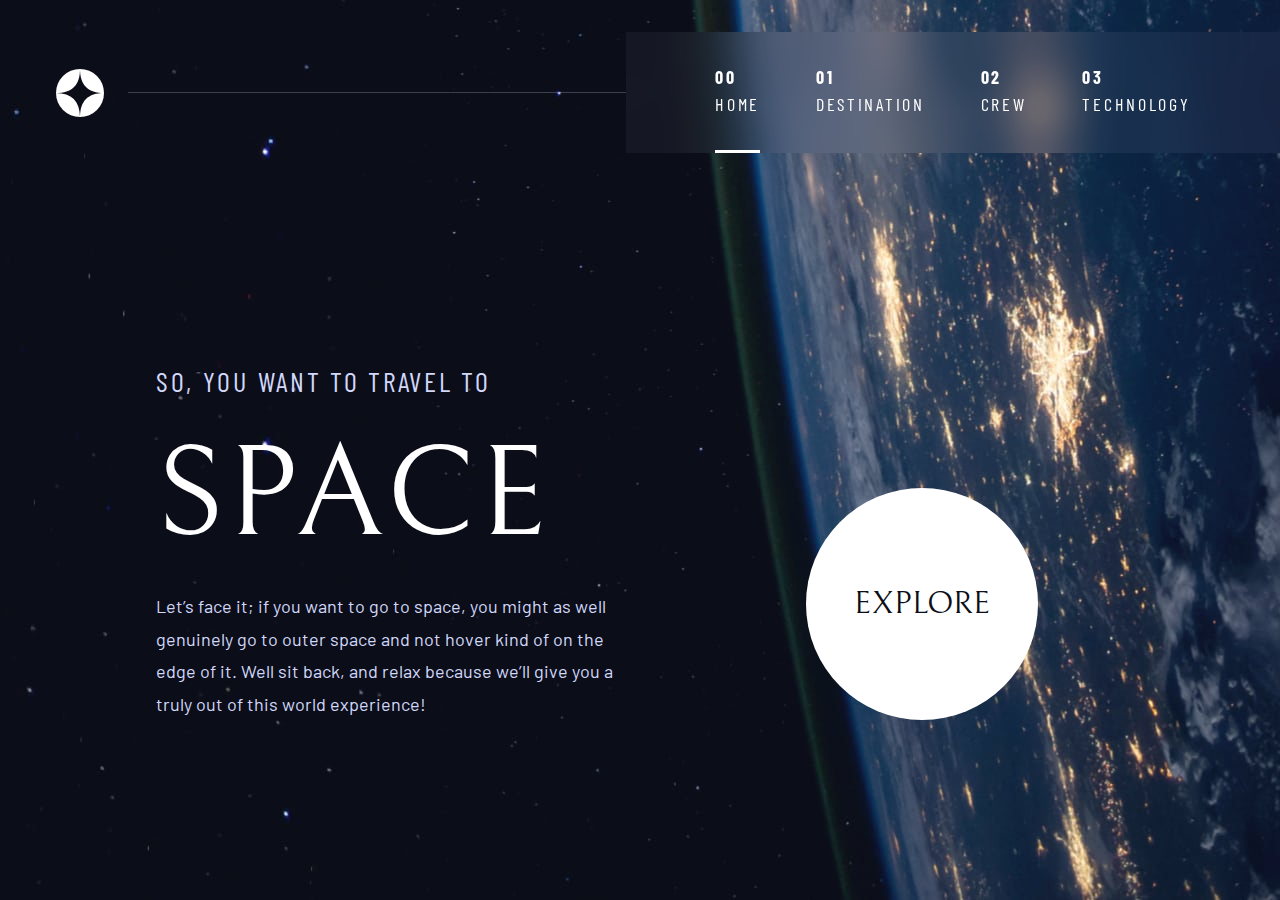
<file: index.html>
<!DOCTYPE html>
<html lang="en">
<head>
  <meta charset="UTF-8">
  <meta name="viewport" content="width=device-width, initial-scale=1.0">

  <link rel="icon" type="image/png" sizes="32x32" href="./assets/favicon-32x32.png">
  <link rel="preconnect" href="https://fonts.googleapis.com">
  <link rel="preconnect" href="https://fonts.gstatic.com" crossorigin>
  <link href="https://fonts.googleapis.com/css2?family=Barlow+Condensed:wght@400;700&family=Bellefair&family=Barlow:wght@400;700&display=swap"
      rel="stylesheet">
  <link rel="stylesheet" href="index.css">

  <title>Space tourism website</title>

  <script src="navigation.js" defer></script>
</head>
<body class="home">   
  <a class="skip-to-content" href="#maincontent">Skip to main content (Press Enter)</a>
  <header class="primary-header flex">
      <div>
        <a href="index.html"><img src="./assets/shared/logo.svg" alt="Homepage" class="logo"></a>
      </div>
      <button class="mobile-nav-toggle" 
              aria-controls="primary-navigation" 
              aria-expanded="false">
        <span class="sr-only">Menu</span>
      </button>
      <nav>
        <ul id="primary-navigation" 
            class="primary-navigation underline-indicators flex"
            data-visible="false">
            <li class="active">
              <a class="ff-sans-cond uppercase text-white letter-spacing-2" href="index.html">
                <span aria-hidden="true" class="numbers">00</span>
                Home</a>
            </li>  
            <li>
              <a class="ff-sans-cond uppercase text-white letter-spacing-2" href="destination.html">
                <span aria-hidden="true" class="numbers">01</span>
                Destination</a>
            </li>  
            <li>
              <a class="ff-sans-cond uppercase text-white letter-spacing-2" href="crew.html">
                <span aria-hidden="true" class="numbers">02</span>
                Crew</a>
            </li>  
            <li>
              <a class="ff-sans-cond uppercase text-white letter-spacing-2" href="technology.html">
                <span aria-hidden="true" class="numbers">03</span>
                Technology</a>
            </li>
        </ul>
    </nav>
  </header>

  <main id="maincontent" 
        class="grid-container grid-container-home"
        tabindex="-1">
    <div>
      <h1 class="text-accent fs-500 ff-sans-cond uppercase letter-spacing-2">
        So, you want to travel to
        <span class="d-block fs-900 ff-serif text-white" id="space">Space</span>
      </h1>
      <p class="main-text-content">
        Let’s face it; if you want to go to space, you might as well genuinely go to
        outer space and not hover kind of on the edge of it. Well sit back, and relax
        because we’ll give you a truly out of this world experience!
      </p>
    </div>
    <div>
      <a href="destination.html" class="large-button uppercase ff-serif text-dark bg-white">Explore</a>
    </div>
  </main>

</body>
</html>
</file>
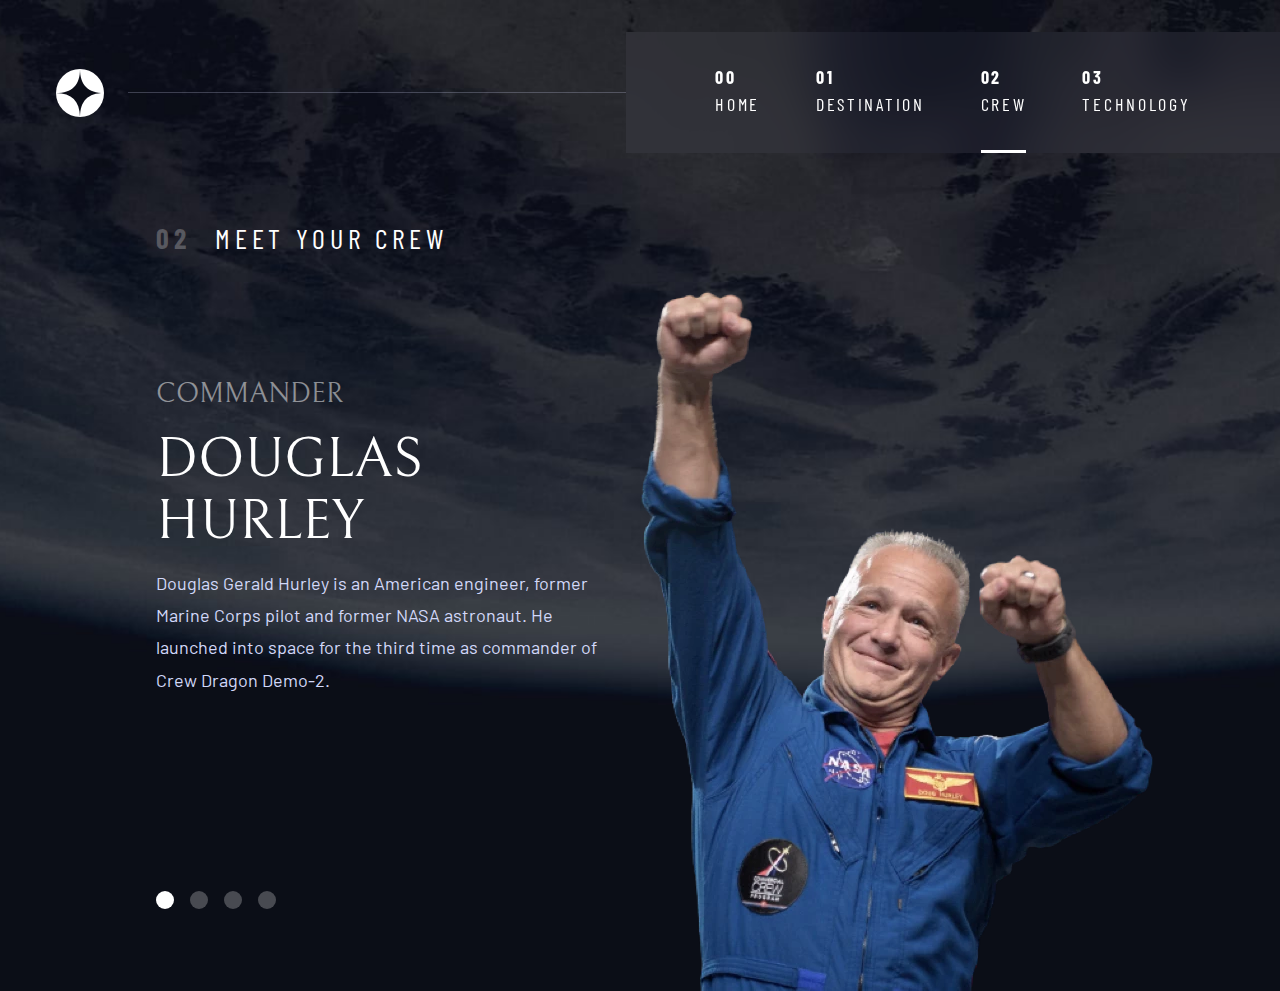
<file: crew.html>
<!DOCTYPE html>
<html lang="en">
<head>
  <meta charset="UTF-8">
  <meta name="viewport" content="width=device-width, initial-scale=1.0">

  <link rel="icon" type="image/png" sizes="32x32" href="./assets/favicon-32x32.png">
  <link rel="preconnect" href="https://fonts.googleapis.com">
  <link rel="preconnect" href="https://fonts.gstatic.com" crossorigin>
  <link href="https://fonts.googleapis.com/css2?family=Barlow+Condensed:wght@400;700&family=Bellefair&family=Barlow:wght@400;700&display=swap"
      rel="stylesheet">
  <link rel="stylesheet" href="index.css">

  <title>Space tourism website</title>

  <script src="navigation.js" defer></script>
  <script src="tabs.js" defer></script>
</head>

<body class="crew">   
  <a class="skip-to-content" href="#maincontent">Skip to main content (Press Enter)</a>
  <header class="primary-header flex">
      <div>
        <a href="index.html"><img src="./assets/shared/logo.svg" alt="Homepage" class="logo"></a>
      </div>
      <button class="mobile-nav-toggle" 
              aria-controls="primary-navigation"
              aria-expanded="false">
        <span class="sr-only">Menu</span>
      </button>
      <nav>
        <ul id="primary-navigation" 
            class="primary-navigation underline-indicators flex"
            data-visible="false">
            <li>
              <a class="ff-sans-cond uppercase text-white letter-spacing-2" href="index.html">
                <span aria-hidden="true" class="numbers">00</span>
                Home</a>
            </li>  
            <li>
              <a class="ff-sans-cond uppercase text-white letter-spacing-2" href="destination.html">
                <span aria-hidden="true" class="numbers">01</span>
                Destination</a>
            </li>  
            <li class="active">
              <a class="ff-sans-cond uppercase text-white letter-spacing-2" href="crew.html">
                <span aria-hidden="true" class="numbers">02</span>
                Crew</a>
            </li>  
            <li>
              <a class="ff-sans-cond uppercase text-white letter-spacing-2" href="technology.html">
                <span aria-hidden="true" class="numbers">03</span>
                Technology</a>
            </li>
        </ul>
    </nav>
  </header>

  <main id="maincontent"  
        class="grid-container grid-container-crew flow"
        tabindex="-1">
    <h1 class="numbered-title"><span aria-hidden="true">02</span> Meet your crew</h1>

    <div class="dot-indicators flex" role="tablist" aria-label="Crew member list">
      <button aria-selected="true" aria-controls="commander-tab" 
      role="tab" data-image="commander-image" tabindex="0">
        <span class="sr-only">The commander</span>
      </button>
      <button aria-selected="false" aria-controls="specialist-tab" 
      role="tab" data-image="specialist-image" tabindex="-1">
        <span class="sr-only">The mission specialist</span>
      </button>
      <button aria-selected="false" aria-controls="pilot-tab" 
      role="tab" data-image="pilot-image" tabindex="-1">
        <span class="sr-only">The pilot</span>
      </button>
      <button aria-selected="false" aria-controls="engineer-tab" 
      role="tab" data-image="engineer-image" tabindex="-1">
        <span class="sr-only">The crew engineer</span>
      </button>
    </div>

    <!-- Commander -->
    <article class="crew-details flow" 
             id="commander-tab" 
             role="tabpanel"
             tabindex="0">
      <header class="flow flow-space-small">
        <h2 class="fs-500 ff-serif uppercase">Commander</h2>
        <p class="fs-600 ff-serif uppercase">Douglas Hurley</p>
      </header>
      <p class="main-text-content">
        Douglas Gerald Hurley is an American engineer, former Marine Corps pilot
        and former NASA astronaut. He launched into space for the third time as
        commander of Crew Dragon Demo-2.
      </p>
    </article>

    <!-- Mission Specialist -->
    <article hidden class="crew-details flow" 
                    id="specialist-tab"
                    role="tabpanel"
                    tabindex="-1">
      <header class="flow flow-space-small">
        <h2 class="fs-500 ff-serif uppercase">Mission Specialist</h2>
        <p class="fs-600 ff-serif uppercase">Mark Shuttleworth</p>
      </header>
      <p class="main-text-content">
        Mark Richard Shuttleworth is the founder and CEO of Canonical, the company behind 
        the Linux-based Ubuntu operating system. Shuttleworth became the first South 
        African to travel to space as a space tourist.
      </p>
    </article>

    <!-- Pilot -->
    <article hidden class="crew-details flow" 
                    id="pilot-tab"
                    role="tabpanel"
                    tabindex="-1">
      <header class="flow flow-space-small">
        <h2 class="fs-500 ff-serif uppercase">Pilot</h2>
        <p class="fs-600 ff-serif uppercase">Victor Glover</p>
      </header>
      <p class="main-text-content">
        Pilot on the first operational flight of the SpaceX Crew Dragon to the 
        International Space Station. Glover is a commander in the U.S. Navy where 
        he pilots an F/A-18.He was a crew member of Expedition 64, and served as a 
        station systems flight engineer. 
      </p>
    </article>

    <!-- Flight Engineer -->
    <article hidden class="crew-details flow" 
                    id="engineer-tab"
                    role="tabpanel"
                    tabindex="-1">
      <header class="flow flow-space-small">
        <h2 class="fs-500 ff-serif uppercase">Flight Engineer</h2>
        <p class="fs-600 ff-serif uppercase">Anousheh Ansari</p>
      </header>
      <p class="main-text-content">
        Anousheh Ansari is an Iranian American engineer and co-founder of Prodea Systems. 
        Ansari was the fourth self-funded space tourist, the first self-funded woman to 
        fly to the ISS, and the first Iranian in space. 
      </p>
    </article>

    <picture id="commander-image">
      <source srcset="./assets/crew/image-douglas-hurley.webp" type="image/webp">
      <img src="./assets/crew/image-douglas-hurley.png" alt="Douglas Hurley">
    </picture>
    <picture hidden id="specialist-image">
      <source srcset="./assets/crew/image-mark-shuttleworth.webp" type="image/webp">
      <img src="./assets/crew/image-mark-shuttleworth.png" alt="Mark Shuttleworth">
    </picture>
    <picture hidden id="pilot-image">
      <source srcset="./assets/crew/image-victor-glover.webp" type="image/webp">
      <img src="./assets/crew/image-victor-glover.png" alt="Victor Glover">
    </picture>
    <picture hidden id="engineer-image">
      <source srcset="./assets/crew/image-anousheh-ansari.webp" type="image/webp">
      <img src="./assets/crew/image-anousheh-ansari.png" alt="Anousheh Ansari">
    </picture>
  </main>
</body>
</html>
</file>
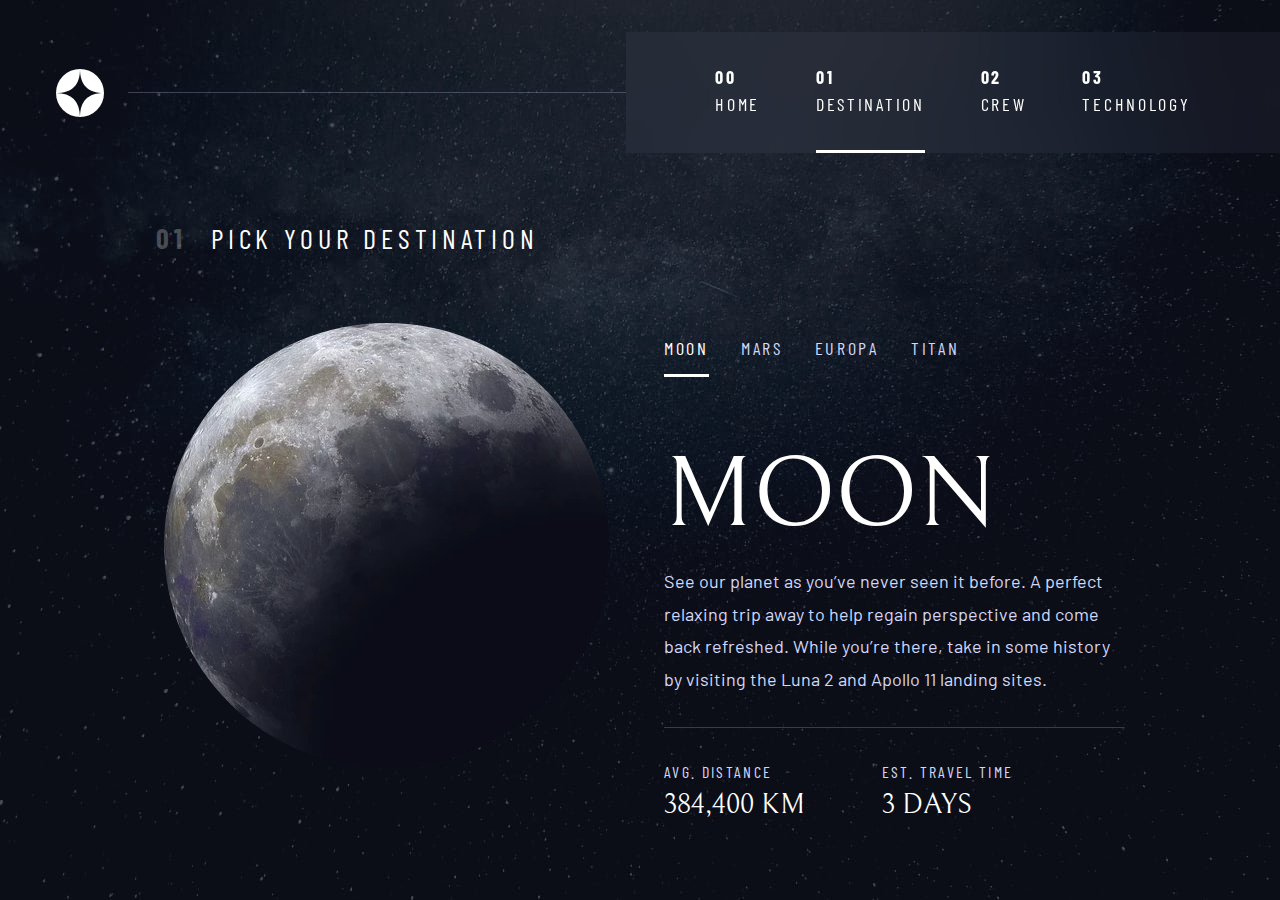
<file: destination.html>
<!DOCTYPE html>
<html lang="en">
<head>
  <meta charset="UTF-8">
  <meta name="viewport" content="width=device-width, initial-scale=1.0">

  <link rel="icon" type="image/png" sizes="32x32" href="./assets/favicon-32x32.png">
  <link rel="preconnect" href="https://fonts.googleapis.com">
  <link rel="preconnect" href="https://fonts.gstatic.com" crossorigin>
  <link href="https://fonts.googleapis.com/css2?family=Barlow+Condensed:wght@400;700&family=Bellefair&family=Barlow:wght@400;700&display=swap"
      rel="stylesheet">
  <link rel="stylesheet" href="index.css">

  <title>Space tourism website</title>

  <script src="navigation.js" defer></script>
  <script src="tabs.js" defer></script>
</head>

<body class="destination">   
  <a class="skip-to-content" href="#maincontent">Skip to main content (Press Enter)</a>
  <header class="primary-header flex">
      <div>
        <a href="index.html"><img src="./assets/shared/logo.svg" alt="Homepage" class="logo"></a>
      </div>
      <button class="mobile-nav-toggle" 
              aria-controls="primary-navigation"
              aria-expanded="false">
        <span class="sr-only">Menu</span>
      </button>
      <nav>
        <ul id="primary-navigation" 
            class="primary-navigation underline-indicators flex"
            data-visible="false">
            <li>
              <a class="ff-sans-cond uppercase text-white letter-spacing-2" href="index.html">
                <span aria-hidden="true" class="numbers">00</span>
                Home</a>
            </li>  
            <li class="active">
              <a class="ff-sans-cond uppercase text-white letter-spacing-2" href="destination.html">
                <span aria-hidden="true" class="numbers">01</span>
                Destination</a>
            </li>  
            <li>
              <a class="ff-sans-cond uppercase text-white letter-spacing-2" href="crew.html">
                <span aria-hidden="true" class="numbers">02</span>
                Crew</a>
            </li>  
            <li>
              <a class="ff-sans-cond uppercase text-white letter-spacing-2" href="technology.html">
                <span aria-hidden="true" class="numbers">03</span>
                Technology</a>
            </li>
        </ul>
    </nav>
  </header>

  <main id="maincontent"  
        class="grid-container grid-container-destination flow"
        tabindex="-1">
    <h1 class="numbered-title"><span aria-hidden="true">01</span> Pick your destination</h1>

    <picture id="moon-image">
      <source srcset="./assets/destination/image-moon.webp" type="image/webp">
      <img src="./assets/destination/image-moon.png" alt="the planet moon">
    </picture>
    <picture hidden id="mars-image">
      <source srcset="./assets/destination/image-mars.webp" type="image/webp">
      <img src="./assets/destination/image-mars.png" alt="the planet mars">
    </picture>
    <picture hidden id="europa-image">
      <source srcset="./assets/destination/image-europa.webp" type="image/webp">
      <img src="./assets/destination/image-europa.png" alt="the planet europa">
    </picture>
    <picture hidden id="titan-image">
      <source srcset="./assets/destination/image-titan.webp" type="image/webp">
      <img src="./assets/destination/image-titan.png" alt="the planet titan">
    </picture>

    <div class="tab-list underline-indicators flex" role="tablist" aria-label="Destination list">
      <button aria-selected="true" role="tab" aria-controls="moon-tab" class="uppercase ff-sans-cond text-accent bg-dark letter-spacing-2" 
      tabindex="0" data-image="moon-image">
        Moon
      </button>
      <button aria-selected="false" role="tab" aria-controls="mars-tab" class="uppercase ff-sans-cond text-accent bg-dark letter-spacing-2"
       tabindex="-1" data-image="mars-image">
        Mars
      </button>
      <button aria-selected="false" role="tab" aria-controls="europa-tab" class="uppercase ff-sans-cond text-accent bg-dark letter-spacing-2"
       tabindex="-1" data-image="europa-image">
        Europa
      </button>
      <button aria-selected="false" role="tab" aria-controls="titan-tab" class="uppercase ff-sans-cond text-accent bg-dark letter-spacing-2"
       tabindex="-1" data-image="titan-image">
        Titan
      </button>
    </div>

    <!-- Moon -->
    <article class="destination-info flow" id="moon-tab" tabindex="0" role="tabpanel">
      <h2 class="uppercase fs-700 ff-serif">Moon</h2>
      <p class="main-text-content">
        See our planet as you’ve never seen it before. A perfect relaxing trip away to help
        regain perspective and come back refreshed. While you’re there, take in some history
        by visiting the Luna 2 and Apollo 11 landing sites.
      </p>
      <div class="destination-meta flex">
        <div>
          <h3 class="uppercase ff-sans-cond fs-200 text-accent letter-spacing-3">Avg. distance</h3>
          <p class="uppercase text-white ff-serif">384,400 km</p>
        </div>
        <div>
          <h3 class="uppercase ff-sans-cond fs-200 text-accent letter-spacing-3">Est. travel time</h3>
          <p class="uppercase text-white ff-serif">3 days</p>
        </div>
      </div>
    </article>

    <!-- Mars -->
    <article hidden class="destination-info flow" id="mars-tab" tabindex="0" role="tabpanel">
      <h2 class="uppercase fs-700 ff-serif">Mars</h2>
      <p class="main-text-content">
        Don’t forget to pack your hiking boots. You’ll need them to tackle Olympus Mons, 
        the tallest planetary mountain in our solar system. It’s two and a half times 
        the size of Everest!
      </p>
      <div class="destination-meta flex">
        <div>
          <h3 class="uppercase ff-sans-cond fs-200 text-accent letter-spacing-3">Avg. distance</h3>
          <p class="uppercase text-white ff-serif">225 mil. km</p>
        </div>
        <div>
          <h3 class="uppercase ff-sans-cond fs-200 text-accent letter-spacing-3">Est. travel time</h3>
          <p class="uppercase text-white ff-serif">9 months</p>
        </div>
      </div>
    </article>

    <!-- Europa -->
    <article hidden class="destination-info flow" id="europa-tab" tabindex="0" role="tabpanel">
      <h2 class="uppercase fs-700 ff-serif">Europa</h2>
      <p class="main-text-content">
        The smallest of the four Galilean moons orbiting Jupiter, Europa is a 
        winter lover’s dream. With an icy surface, it’s perfect for a bit of 
        ice skating, curling, hockey, or simple relaxation in your snug 
        wintery cabin.
      </p>
      <div class="destination-meta flex">
        <div>
          <h3 class="uppercase ff-sans-cond fs-200 text-accent letter-spacing-3">Avg. distance</h3>
          <p class="uppercase text-white ff-serif">628 mil. km</p>
        </div>
        <div>
          <h3 class="uppercase ff-sans-cond fs-200 text-accent letter-spacing-3">Est. travel time</h3>
          <p class="uppercase text-white ff-serif">3 years</p>
        </div>
      </div>
    </article>


    <!-- Titan -->
    <article hidden class="destination-info flow" id="titan-tab" tabindex="0" role="tabpanel">
      <h2 class="uppercase fs-700 ff-serif">Titan</h2>
      <p class="main-text-content">
        The only moon known to have a dense atmosphere other than Earth, Titan 
        is a home away from home (just a few hundred degrees colder!). As a 
        bonus, you get striking views of the Rings of Saturn.
      </p>
      <div class="destination-meta flex">
        <div>
          <h3 class="uppercase ff-sans-cond fs-200 text-accent letter-spacing-3">Avg. distance</h3>
          <p class="uppercase text-white ff-serif">1.6 bil. km</p>
        </div>
        <div>
          <h3 class="uppercase ff-sans-cond fs-200 text-accent letter-spacing-3">Est. travel time</h3>
          <p class="uppercase text-white ff-serif">7 years</p>
        </div>
      </div>
    </article>
  </main>
</body>
</html>
</file>
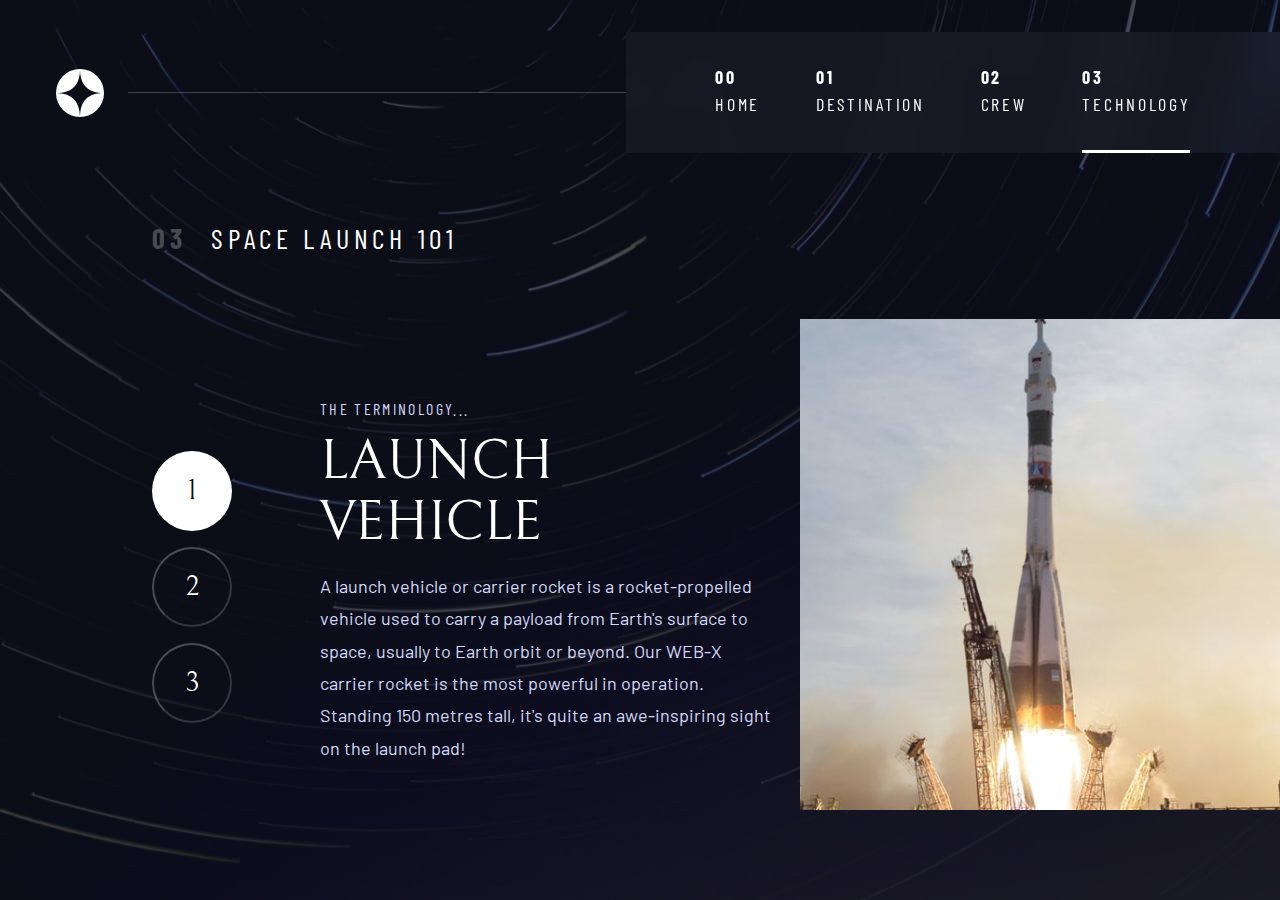
<file: technology.html>
<!DOCTYPE html>
<html lang="en">
<head>
  <meta charset="UTF-8">
  <meta name="viewport" content="width=device-width, initial-scale=1.0">

  <link rel="icon" type="image/png" sizes="32x32" href="./assets/favicon-32x32.png">
  <link rel="preconnect" href="https://fonts.googleapis.com">
  <link rel="preconnect" href="https://fonts.gstatic.com" crossorigin>
  <link href="https://fonts.googleapis.com/css2?family=Barlow+Condensed:wght@400;700&family=Bellefair&family=Barlow:wght@400;700&display=swap"
      rel="stylesheet">
  <link rel="stylesheet" href="index.css">

  <title>Space tourism website</title>

  <script src="navigation.js" defer></script>
  <script src="tabs.js" defer></script>
</head>

<body class="technology">   
  <a class="skip-to-content" href="#maincontent">Skip to main content (Press Enter)</a>
  <header class="primary-header flex">
      <div>
        <a href="index.html"><img src="./assets/shared/logo.svg" alt="Homepage" class="logo"></a>
      </div>
      <button class="mobile-nav-toggle" 
              aria-controls="primary-navigation"
              aria-expanded="false">
        <span class="sr-only">Menu</span>
      </button>
      <nav>
        <ul id="primary-navigation" 
            class="primary-navigation underline-indicators flex"
            data-visible="false">
            <li>
              <a class="ff-sans-cond uppercase text-white letter-spacing-2" href="index.html">
                <span aria-hidden="true" class="numbers">00</span>
                Home</a>
            </li>  
            <li>
              <a class="ff-sans-cond uppercase text-white letter-spacing-2" href="destination.html">
                <span aria-hidden="true" class="numbers">01</span>
                Destination</a>
            </li>  
            <li>
              <a class="ff-sans-cond uppercase text-white letter-spacing-2" href="crew.html">
                <span aria-hidden="true" class="numbers">02</span>
                Crew</a>
            </li>  
            <li class="active">
              <a class="ff-sans-cond uppercase text-white letter-spacing-2" href="technology.html">
                <span aria-hidden="true" class="numbers">03</span>
                Technology</a>
            </li>
        </ul>
    </nav>
  </header>

  <main id="maincontent"  
        class="grid-container grid-container-technology flow"
        tabindex="-1">
    <h1 class="numbered-title"><span aria-hidden="true">03</span> Space Launch 101</h1>

    <div class="number-indicators flex" role="tablist" aria-label="Terminology list">
      <button class="flex fs-500 ff-serif" aria-selected="true" aria-controls="vehicle-tab" 
      aria-label="Launch vehicle definition" role="tab" data-image="vehicle-image" tabindex="0">
        <span aria-hidden="true">1</span>
      </button>
      <button class="flex fs-500 ff-serif" aria-selected="false" aria-controls="spaceport-tab" 
      aria-label="Spaceport definition" role="tab" data-image="spaceport-image" tabindex="-1">
        <span aria-hidden="true">2</span>
      </button>
      <button class="flex fs-500 ff-serif" aria-selected="false" aria-controls="capsule-tab" 
      aria-label="Capsule definition" role="tab" data-image="capsule-image" tabindex="-1">
        <span aria-hidden="true">3</span>
      </button>
    </div>  

    <!-- Vehicle-->
    <article class="term-details flow"
                    id="vehicle-tab"
                    role="tabpanel"
                    tabindex="-1">
      <header class="flow flow-space-small">
        <h3 class="uppercase ff-sans-cond fs-200 text-accent letter-spacing-3">The terminology...</h3>
        <p class="fs-600 ff-serif uppercase">Launch vehicle</p>
      </header>
      <p class="main-text-content">
        A launch vehicle or carrier rocket is a rocket-propelled vehicle used to carry a
        payload from Earth's surface to space, usually to Earth orbit or beyond. Our
        WEB-X carrier rocket is the most powerful in operation. Standing 150 metres tall,
        it's quite an awe-inspiring sight on the launch pad!
      </p>
    </article>

    <!-- Spaceport -->
    <article hidden class="term-details flow"
                    id="spaceport-tab"
                    role="tabpanel"
                    tabindex="-1">
      <header class="flow flow-space-small">
        <h3 class="uppercase ff-sans-cond fs-200 text-accent letter-spacing-3">The terminology...</h3>
        <p class="fs-600 ff-serif uppercase">Spaceport</p>
      </header>
      <p class="main-text-content">
        A spaceport or cosmodrome is a site for launching (or receiving) spacecraft, 
        by analogy to the seaport for ships or airport for aircraft. Based in the 
        famous Cape Canaveral, our spaceport is ideally situated to take advantage 
        of the Earth’s rotation for launch.
      </p>
    </article>

    <!-- Capsule -->
    <article hidden class="term-details flow"
                    id="capsule-tab"
                    role="tabpanel"
                    tabindex="-1">
      <header class="flow flow-space-small">
        <h3 class="uppercase ff-sans-cond fs-200 text-accent letter-spacing-3">The terminology...</h3>
        <p class="fs-600 ff-serif uppercase">Capsule</p>
      </header>
      <p class="main-text-content">
        A space capsule is an often-crewed spacecraft that uses a blunt-body reentry 
        capsule to reenter the Earth's atmosphere without wings. Our capsule is where 
        you'll spend your time during the flight. It includes a space gym, cinema, 
        and plenty of other activities to keep you entertained.
      </p>
    </article>
  <picture id="vehicle-image">
    <source media="(max-width: 44.9999em)" srcset="assets/technology/image-launch-vehicle-landscape.jpg">
    <source media="(min-width: 45em)" srcset="assets/technology/image-launch-vehicle-portrait.jpg">
    <img src="assets/technology/image-launch-vehicle-landscape.jpg" alt="Rocket launch">
  </picture>
  <picture hidden id="spaceport-image">
    <source media="(max-width: 44.9999em)" srcset="assets/technology/image-spaceport-landscape.jpg">
    <source media="(min-width: 45em)" srcset="assets/technology/image-spaceport-portrait.jpg">
    <img src="assets/technology/image-spaceport-landscape.jpg" alt="Spaceport, a.k.a. cosmodrome">
  </picture>
  <picture hidden id="capsule-image">
    <source media="(max-width: 44.9999em)" srcset="assets/technology/image-space-capsule-landscape.jpg">
    <source media="(min-width: 45em)" srcset="assets/technology/image-space-capsule-portrait.jpg">
    <img src="assets/technology/image-space-capsule-landscape.jpg" alt="Space capsule">
  </picture>
  </main>
</body>
</html>
</file>
<file: index.css>
:root {
    /* Colors */
    --clr-dark: 230 35% 7%;
    --clr-light: 231 77% 90%;
    --clr-white: 0 0% 100%;
  
    /* Font-sizes */
    --fs-900: clamp(5rem, 8vw + 1rem, 9.375rem);
    --fs-800: 6.25rem;
    --fs-700: 3.5rem;
    --fs-600: 1.5rem;
    --fs-500: 1rem;
    --fs-400: 0.9375rem;
    --fs-300: 1rem;
    --fs-200: 0.875rem;
  
    /* Font-families */ 
    --ff-serif: "Bellefair", serif;
    --ff-sans-cond: "Barlow Condensed", sans-serif;
    --ff-sans-normal: "Barlow", sans-serif;
  }
  
  @media (min-width: 38.75em) {
    :root {
        --fs-700: 5rem;
        --fs-600: 2.5rem;
        --fs-500: 1.25rem;
        --fs-400: 1rem;
        --fs-200: 1rem;
    }
  }
  
  @media (min-width: 55em) {
    :root {
        --fs-700: 6.25rem;
        --fs-600: 3.5rem;
        --fs-500: 1.75rem;
        --fs-400: 1.125rem;
    }
  }
  
  /* Reset */
  *,
  *::before,
  *::after {
    box-sizing: border-box;
    margin: 0;
    padding: 0;
  }
  
  ::-webkit-scrollbar {
    display: none;
  }
  
  body {
    font-family: var(--ff-sans-normal);
    font-size: var(--fs-400);
    color: hsl(var(--clr-white));
    background-color: hsl(var(--clr-dark));
    line-height: 1.5;
    min-height: 100vh;
    display: grid;
    grid-template-rows: min-content 1fr;
  
    overflow-x: hidden;
    -ms-overflow-style: none;
    scrollbar-width: none;
  
    scroll-behavior: smooth;
  }
  
  h1, h2, h3,
  h4, h5, h6,
  p {
      font-weight: 400;
  }
  
  img,
  picture {
    max-width: 100%;
    display: block;
  }
  
  input,
  button,
  text,
  select {
    font: inherit;
  }
  
  [hidden] { 
    display: none !important; 
  }
  
  /* Remove animations for people who've turned them off */
  @media (prefers-reduced-motion: reduce) {  
    *,
    *::before,
    *::after {
      animation-duration: 0.01ms !important;
      animation-iteration-count: 1 !important;
      transition-duration: 0.01ms !important;
      scroll-behavior: auto !important;
    }
  }
  
  /* Utility Classes */
  .flex {
    display: flex;
    gap: var(--gap, 1rem);
  }
  
  .grid {
    display: grid;
    gap: var(--gap, 1rem);
  }
  
  .d-block {
    display: block;
  }
  
  /* Select everything that has a sibling before it */
  /* Same as .flow > *:not(:first-child) but doesn't lead to
     the potential specificity problems during overriding */
  .flow > * + * {
    margin-block-start: var(--flow-space, 1rem);
  }
  
  .flow-space-small {
    --flow-space: .9rem;
  }
  
  .container {
    padding-inline: 2em; 
    margin-inline: auto;
    max-width: 80rem;
  }
  
   /* Content for assistive technologies only */
  .sr-only {
    position: absolute;
    width: 1px;
    height: 1px;
    padding: 0;
    margin: -1px;
    overflow: hidden;
    clip: rect(0, 0, 0, 0);
    white-space: nowrap; 
    border: 0;
  }
  
  .skip-to-content {
    position: absolute;
    z-index: 9999;
    background: hsl(var(--clr-white));
    color: hsl(var(--clr-dark));
    padding: .5em 1em;
    margin-inline: auto;
    transform: translateY(-110%);
    transition: transform 250ms ease-in;
  }
  
  .skip-to-content:focus {
    transform: translateY(0)
  }
  
  /* Colors */
  .bg-dark   { background-color: hsl(var(--clr-dark));  }
  .bg-accent { background-color: hsl(var(--clr-light)); }
  .bg-white  { background-color: hsl(var(--clr-white)); } 
  
  .text-dark   { color: hsl(var(--clr-dark));  }
  .text-accent { color: hsl(var(--clr-light)); }
  .text-white  { color: hsl(var(--clr-white)); } 
  
  /* Typography */
  .ff-serif       { font-family: var(--ff-serif);       } 
  .ff-sans-cond   { font-family: var(--ff-sans-cond);   } 
  .ff-sans-normal { font-family: var(--ff-sans-normal); } 
  
  .letter-spacing-1 { letter-spacing: 4.75px; } 
  .letter-spacing-2 { letter-spacing: 2.7px;  } 
  .letter-spacing-3 { letter-spacing: 2.35px; } 
  
  .uppercase { text-transform: uppercase; }
  
  .fs-900 { font-size: var(--fs-900); }
  .fs-800 { font-size: var(--fs-800); }
  .fs-700 { font-size: var(--fs-700); }
  .fs-600 { font-size: var(--fs-600); }
  .fs-500 { font-size: var(--fs-500); }
  .fs-400 { font-size: var(--fs-400); }
  .fs-300 { font-size: var(--fs-300); }
  .fs-200 { font-size: var(--fs-200); }
  
  
  .fs-900,
  .fs-800,
  .fs-700,
  .fs-600 {
      line-height: 1.1;
  }
  
  .numbered-title {
    font-family: var(--ff-sans-cond);
    font-size: var(--fs-500);
    text-transform: uppercase;
    letter-spacing: 4.72px;
  }
  
  .numbered-title span { 
    margin-inline-end: .5em;
    font-weight: 700;
    color: hsla(var(--clr-white) / .25); 
  }
  
  /* Components */
  .large-button {
    font-size: 2rem;
    position: relative;
    display: inline-grid;
    /* Creating new stacking context so the button outline (::after)
       won't be lost among other el-s with negative z-index */
    z-index: 1;
    place-items: center;
    padding-inline: 2em;
    aspect-ratio: 1;
    border-radius: 50%;
    text-decoration: none;
  }
  
  .large-button::after {
    content: "";
    position: absolute;
    z-index: -1;
    background: hsl(var(--clr-light)/ .15);
    width: 100%;
    height: 100%;
    border-radius: 50%;
    opacity: 0;
    transition: opacity 500ms linear, transform 750ms ease-in-out;
  }
  
  .large-button:hover::after,
  .large-butta > spanon:focus::after {
    opacity: 1;
    /* Using scale for transform reduces the amount of browser repainting
       which can happen if we change width|height properties here 
       e.g. width: 150%; height: 150%;*/
    transform: scale(1.5);
  }
  
  /* Primary header */
  .logo {
    margin: 1.5rem clamp(1.5rem, 5vw, 3.5rem);
  }
  
  .primary-header {
    justify-content: space-between;
    align-items: center;
  }
  
  .primary-navigation {
    --gap: clamp(1.5rem, 5vw, 3.5rem);
    --underline-gap: 2rem;
    list-style: none;
    padding: 0;
    margin: 0;
    background: hsl(var(--clr-light) / 0.05);
  }
  
  .primary-navigation a {
    text-decoration: none;
  }
  
  .primary-navigation .numbers {
    font-weight: 700;
    margin-inline-end: .5em;
  }
  
  @supports ((-webkit-backdrop-filter: none) or (backdrop-filter: none)) {
    .primary-navigation {
      background: hsl(var(--clr-light) / 0.05);
      -webkit-backdrop-filter: blur(1.5rem);
      backdrop-filter: blur(1.5rem);
    }
  }
  
  /* Targeting primary navigation only on Firefox browsers
  to prevent text from blending into unblurred background*/
  @supports (-moz-appearance:none) {
    @media (max-width: 38.75em) {
      .primary-navigation {
        background: hsl(var(--clr-dark) / 0.9);
      }
    }
  }
  
  .mobile-nav-toggle {
    display: none;
  }
  
  @media (max-width: 38.75em) {
    .primary-navigation {
      --underline-gap: 1rem;
      position: fixed;
      z-index: 1000;
      inset: 0 0 0 20%;
      list-style: none;
      padding: min(20rem, 10vh) 2rem;
      margin: 0;
      flex-direction: column;
      transition: transform 500ms ease-in-out;
      transform: translateX(100%);
    }
  
    .primary-navigation[data-visible="true"] {
      transform: translateX(0);
    }
  
    .primary-navigation.underline-indicators > .active {
      border: 0;
    }
  
    .mobile-nav-toggle {
      display: block;
      position: absolute;
      z-index: 2000;
      right: 1rem;
      top: 2rem;
      background: transparent;
      background-image: url(./assets/shared/icon-hamburger.svg);
      background-position: center;
      background-repeat: no-repeat;
      width: 1.5rem;
      aspect-ratio: 1;
      border: 0;
    }
  
    .mobile-nav-toggle[aria-expanded="true"] {
      background-image: url(./assets/shared/icon-close.svg);
    }
    
    .mobile-nav-toggle:focus-visible {
      outline: 5px solid white;
      outline-offset: 5px;
    }
  
    .large-button {
      font-size: 1.25rem;
      padding-inline: 1.75em;
    }
  }
  
  @media (min-width: 38.76em) {
    .primary-navigation {
      padding-inline: clamp(3rem, 7vw, 7rem);
    }
  
    .primary-navigation .numbers {
      display: none;
    }
  }
  
  @media (min-width: 55em) {
    .primary-header::after {
      content: '';
      display: block;
      position: relative;
      margin-inline-end: -2.5rem;
      height: 1px;
      width: 100%;
      background-color: hsl(var(--clr-light) / .25);
      order: 1;
    }
  
    nav {
      order: 2;
    }
  
    .primary-navigation {
      margin-block: 2rem;
    }
  
    .primary-navigation .numbers {
      display: inline;
    }
  }
  
  .underline-indicators > * {
    padding-block: var(--underline-gap, 0.75rem);
    border: 0;
    cursor: pointer;
    border-bottom: .2rem solid hsl(var(--clr-white) / 0);
  }
  
  .underline-indicators > *:hover,
  .underline-indicators > *:focus {
    border-color: hsl(var(--clr-white) / .5);
  }
  
  
  .underline-indicators > .active,
  .underline-indicators > [aria-selected="true"] {
    color: hsl(var(--clr-white) / 1);
    border-color: hsl(var(--clr-white) / 1);
  }
  
  .tab-list {
    --gap: 1.5rem;
  }
  
  .tab-list button {
    background-color: transparent;
  }
  
  .dot-indicators > * {
    cursor: pointer;
    border: 0;
    border-radius: 50%;
    aspect-ratio: 1;
    padding: .5em;
    background-color: hsl(var(--clr-white) / .25);
  }
  
  .dot-indicators > *:hover,
  .dot-indicators > *:focus {
    background-color: hsl( var(--clr-white) / .5);
  }
  
  .dot-indicators > [aria-selected="true"] {
    background-color: hsl(var(--clr-white) / 1);
  }
  
  @media (max-width: 38.75em) {
    .dot-indicators {
      width: 85%;
      justify-content: center;
    }
  }
  
  .number-indicators {
    width: 2.5rem;
    aspect-ratio: 1;
  }
  
  .number-indicators > button {
    align-items: center;
    justify-content: center;
  }
  
  .number-indicators > * {
    cursor: pointer;
    border-color: hsla(var(--clr-white) / .25);
    background: transparent;
    color: hsla(var(--clr-white) / 1);
    border-radius: 50%;
    aspect-ratio: 1;
  }
  
  .number-indicators > *:hover,
  .number-indicators > *:focus {
    border-color: hsl(var(--clr-white) / 1);
  }
  
  .number-indicators > .active,
  .number-indicators > [aria-selected="true"] {
    border: 0;
    background-color: hsla(var(--clr-white) / 1);
    color:hsl(var(--clr-dark))
  }
  
  /* ------------------------- */
  /* Page specific backgrounds */
  /* ------------------------- */
  
  body {
    background-size: cover;
    background-repeat: no-repeat;
    background-position: bottom center;
  }
  
  /* Home */
  .home {
    background-image: url(./assets/home/background-home-mobile.jpg);
  }
  
  @media (min-width: 38.75em) {
    .home {
      background-position: center center;
      background-image: url(./assets/home/background-home-tablet.jpg); 
    }
  }
  
  @media (min-width: 55em) {
    .home {
      background-image: url(./assets/home/background-home-desktop.jpg); 
    }
  }
  
  /* Destination */
  .destination {
    background-image: url(./assets/destination/background-destination-mobile.jpg);
  }
  
  @media (min-width: 38.75em) {
    .destination {
      background-position: center center;
      background-image: url(./assets/destination/background-destination-tablet.jpg); 
    }
  }
  
  @media (min-width: 55em) {
    .destination {
      background-image: url(./assets/destination/background-destination-desktop.jpg); 
    }
  }
  
  /* Crew */
  .crew {
    background-image: url(./assets/crew/background-crew-mobile.jpg);
  }
  
  @media (min-width: 38.75em) {
    .crew {
      background-position: center center;
      background-image: url(./assets/crew/background-crew-tablet.jpg); 
    }
  }
  
  @media (min-width: 55em) {
    .crew {
      background-image: url(./assets/crew/background-crew-desktop.jpg); 
    }
  }
  
  /* Technology */
  .technology {
    background-image: url(./assets/technology/background-technology-mobile.jpg);
  }
  
  @media (min-width: 38.75em) {
    .technology {
      background-position: center center;
      background-image: url(./assets/technology/background-technology-tablet.jpg); 
    }
  }
  
  @media (min-width: 55em) {
    .technology {
      background-image: url(./assets/technology/background-technology-desktop.jpg);
    }
  }
  /* ----------------------------- */
  /* Layout                        */
  /* ----------------------------- */
  
  .grid-container {
    text-align: center;
    display: grid;
    place-items: center;
    padding-block-end: 3.625rem;
  }
  
  .grid-container > *:not(picture):not(.number-indicators) {
    padding-inline: 1.5rem;
  }
  
  .grid-container p.main-text-content {
    max-width: 50ch;
    color: hsl(var(--clr-light));
    line-height: 1.7;
  }
  
  .numbered-title {
    grid-area: title;
  }
  
  @media (max-width: 55em) {
    .grid-container-home span#space {
      margin-block: 1rem;
    }
  }
  
  /* Destination layout */
  
  .grid-container-destination {
    --flow-space: 2rem;
    grid-template-areas: 
    'title'
    'image'
    'tabs'
    'content';
  }
  
  .grid-container-destination > picture {
    grid-area: image;
    max-width: 50%;
    align-self: start;
  }
  
  .grid-container-destination > .tab-list {
    grid-area: tabs;
  }
  
  .grid-container-destination .main-text-content,
  .grid-container-crew .main-text-content {
    --flow-space: .9rem;
  }
  
  .grid-container-destination > .destination-info {
    grid-area: content;
  }
  
  .destination-meta {
    flex-direction: column;
    align-items: center;
    border-top: 1px solid hsl(231 15% 26%);
    padding-block-start: 2rem;
    margin-block-start: 2rem;
  }
  
  .destination-meta p {
    font-size: 1.75rem;
  }
  
  /* Crew layout */
  .grid-container-crew {
    --flow-space: 2rem;
    grid-template-areas: 
    'title'
    'image'
    'tabs'
    'content';
  }
  
  .grid-container-crew > picture {
    grid-area: image;
    max-width: 60%;
  }
  
  .grid-container-crew > picture::after {
    content: '';
    background-color: hsl(231 15% 26%);
    position: absolute;
    left: calc( (100% - 85%) / 2);
    width: 85%;
    height: 1px;
  }
  
  .grid-container-crew > .dot-indicators {
    grid-area: tabs;
  }
  
  .grid-container-crew > .crew-details {
    grid-area: content;
  }
  
  .crew-details h2 {
    color: hsl(var(--clr-white) / .5);
  }
  
  /* Technology layout */
  .grid-container-technology {
    --flow-space: 1rem;
    grid-template-areas: 
    'title'
    'image'
    'tabs'
    'content';
  }
  
  .grid-container-technology > picture {
    grid-area: image;
    max-width: 100%;
    margin-block: 2rem;
  }
  
  .grid-container-technology > .number-indicators {
    grid-area: tabs;
    justify-content: center;
  }
  
  .grid-container-technology > .term-details {
    grid-area: content;
    margin-block-start: 1.5rem;
  }
  
  .term-details p {
    --flow-space: 0.6rem;
  }
  
  .term-details p.main-text-content {
    --flow-space: 1rem;
  }
  
  @media (min-width: 38.76em) {
    .grid-container-home span#space {
      font-size: min(20vw, 8rem);
    }
  
    .large-button {
      padding-inline: 1.5em;
    }
  
    .numbered-title {
      place-self: start;
      margin-block-start: 2rem;
      margin-inline-start: 1rem;
    }
  
    .destination-meta {
      flex-direction: row;
      justify-content: space-evenly;
    }
  
    .grid-container-crew {
      grid-template-areas: 
      'title'
      'content'
      'tabs'
      'image';
      padding-block-end: 0;
    }
  
    .grid-container-crew > picture::after {
      content: none;
    }
  
    .grid-container-technology > picture,
    .grid-container-technology > .term-details {
      margin-block-start: 0;
    }
  
    .grid-container-technology > .numbered-title {
      margin-block-start: 2rem;
      margin-block-end: 3.75rem;
    }
  
    .number-indicators {
      width: 3.5rem;
      margin-block-start: 3.5rem;
      margin-block-end: 2.7rem;
    }
  }
  
  @media (min-width: 55em) {
    .grid-container {
      text-align: left;
      grid-template-columns: minmax(8.25rem, 1fr) repeat(2, minmax(0, 80rem)) minmax(8.25rem, 1fr);
      padding-inline: 0;
    }
  
    .grid-container-home {
      padding-block-end: max(6rem, 20vh);
      align-items: end;
    }
  
    .grid-container-home > *:first-child {
      grid-column: 2;
    }
  
    .grid-container-home span#space {
      margin-block: 1.5rem;
    }
  
    .grid-container-home .large-button {
      margin-inline-start: 3.5rem;
    }
   
    .grid-container p.main-text-content {
      line-height: 1.8;
    }
  
    .grid-container-home > *:last-child {
     grid-column: 3;
   }
  
    .grid-container-destination {
      --flow-space: 4rem;
      justify-items: start;
      align-content: start;
      grid-template-areas: 
      '. title title .'
      '. image tabs .'
      '. image content .';
    }
  
    .numbered-title {
      margin-inline-start: 0;
    }
    
    .grid-container-destination > picture {
      max-width: 100%;
      justify-self: center;
    }
  
    .tab-list {
      --gap: 2rem;
    }
  
    .destination-meta {
      --gap: min(6vw, 6rem);
      justify-content: start;
    }
  
    .grid-container-crew {
      grid-template-columns: minmax(8.25rem, 1fr) minmax(0, 70rem) minmax(0, 35rem) minmax(8.25rem, 1fr);
      grid-template-areas: 
      '. title title .'
      '. content image .'
      '. tabs image .';
      justify-items: start;
    }
  
    .grid-container-crew > picture {
      grid-column: span 2;
      align-self: end;
      max-width: 100%;
    }
  
    .grid-container-technology {
      grid-template-columns: minmax(0, 9.5rem) minmax(0, 5rem) minmax(0, 70rem) minmax(0, 30rem);
      grid-template-areas: 
      '. title title title  .'
      '. tabs content image .'; 
      align-items: center;
    }
  
    .grid-container-technology > h1.numbered-title {
      padding-inline: 0;
    }
  
    .grid-container-technology > .term-details {
      margin-inline-start: min(4rem, 10vw);
      justify-self: start;
    }
  
    .grid-container-technology > picture {
      justify-self: end;
    }
  
    .number-indicators {
      width: 5rem;
      flex-direction: column;
    }
  }
</file>
